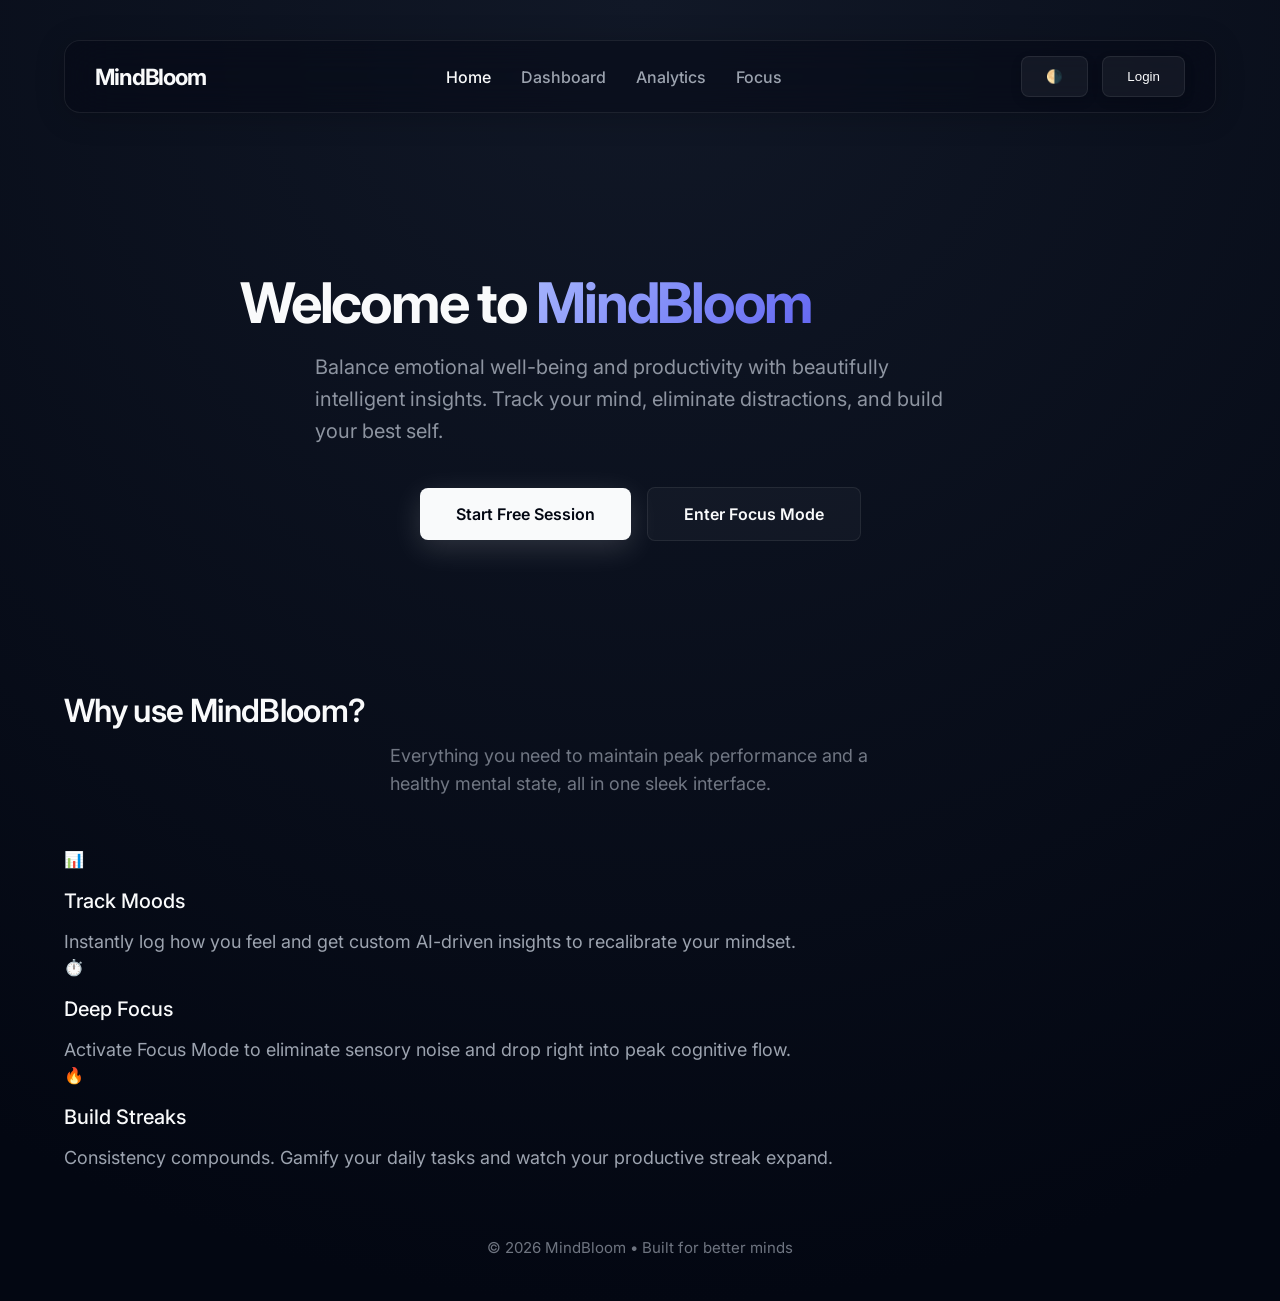
<file: index.html>
<!DOCTYPE html>
<html lang="en">

<head>
  <meta charset="UTF-8">
  <meta name="viewport" content="width=device-width, initial-scale=1.0">
  <title>MindBloom | Home</title>

  <link rel="stylesheet" href="styles.css">

  <link href="https://fonts.googleapis.com/css2?family=Inter:wght@300;400;600&display=swap" rel="stylesheet">
</head>

<body>

  <div class="container">

    <!-- NAVBAR -->
    <header class="navbar">
      <div class="logo">MindBloom</div>

      <nav class="nav-links">
        <a href="index.html" class="active" aria-current="page">Home</a>
        <a href="dashboard.html">Dashboard</a>
        <a href="analytics.html">Analytics</a>
        <a href="focus.html">Focus</a>
      </nav>

      <div>
      <button type="button" onclick="toggleTheme()" style="margin-right: 10px;">🌗</button>
      <button type="button" class="login-btn">Login</button>
    </div>
    </header>

    <main>

      <!-- HERO SECTION -->
    <section class="hero-section" style="max-width: 800px; margin: 0 auto; padding-top: 100px;">
      <h1>Welcome to <span>MindBloom</span></h1>

      <p style="font-size: 1.25rem; font-weight: 400; opacity: 0.9; max-width: 650px; margin: 0 auto 30px;">
        Balance emotional well-being and productivity with beautifully intelligent insights. 
        Track your mind, eliminate distractions, and build your best self.
      </p>

      <div class="hero-buttons">
        <a href="dashboard.html" class="cta-btn">Start Free Session</a>
        <a href="focus.html" class="cta-btn" style="background: rgba(255,255,255,0.03); color: var(--text-primary); border: 1px solid var(--glass-border); box-shadow: none;">Enter Focus Mode</a>
      </div>
    </section>

      <!-- FEATURES -->
    <section class="features-section" style="margin-top: 150px;">
      <h2>Why use MindBloom?</h2>
      <p style="opacity: 0.7; max-width: 500px; margin: 0 auto 50px;">Everything you need to maintain peak performance and a healthy mental state, all in one sleek interface.</p>

      <div class="features-grid">
        <div class="feature-card">
          <div class="feature-icon" style="margin-bottom: 20px;">📊</div>
          <h3>Track Moods</h3>
          <p>Instantly log how you feel and get custom AI-driven insights to recalibrate your mindset.</p>
        </div>

        <div class="feature-card">
          <div class="feature-icon" style="margin-bottom: 20px;">⏱️</div>
          <h3>Deep Focus</h3>
          <p>Activate Focus Mode to eliminate sensory noise and drop right into peak cognitive flow.</p>
        </div>

        <div class="feature-card">
          <div class="feature-icon" style="margin-bottom: 20px;">🔥</div>
          <h3>Build Streaks</h3>
          <p>Consistency compounds. Gamify your daily tasks and watch your productive streak expand.</p>
        </div>
      </div>
    </section>

    </main>

    <!-- FOOTER -->
    <footer class="center site-footer">
      <p><small>© 2026 MindBloom • Built for better minds</small></p>
    </footer>

  </div>

<script src="script.js"></script>

</body>

</html>
</file>
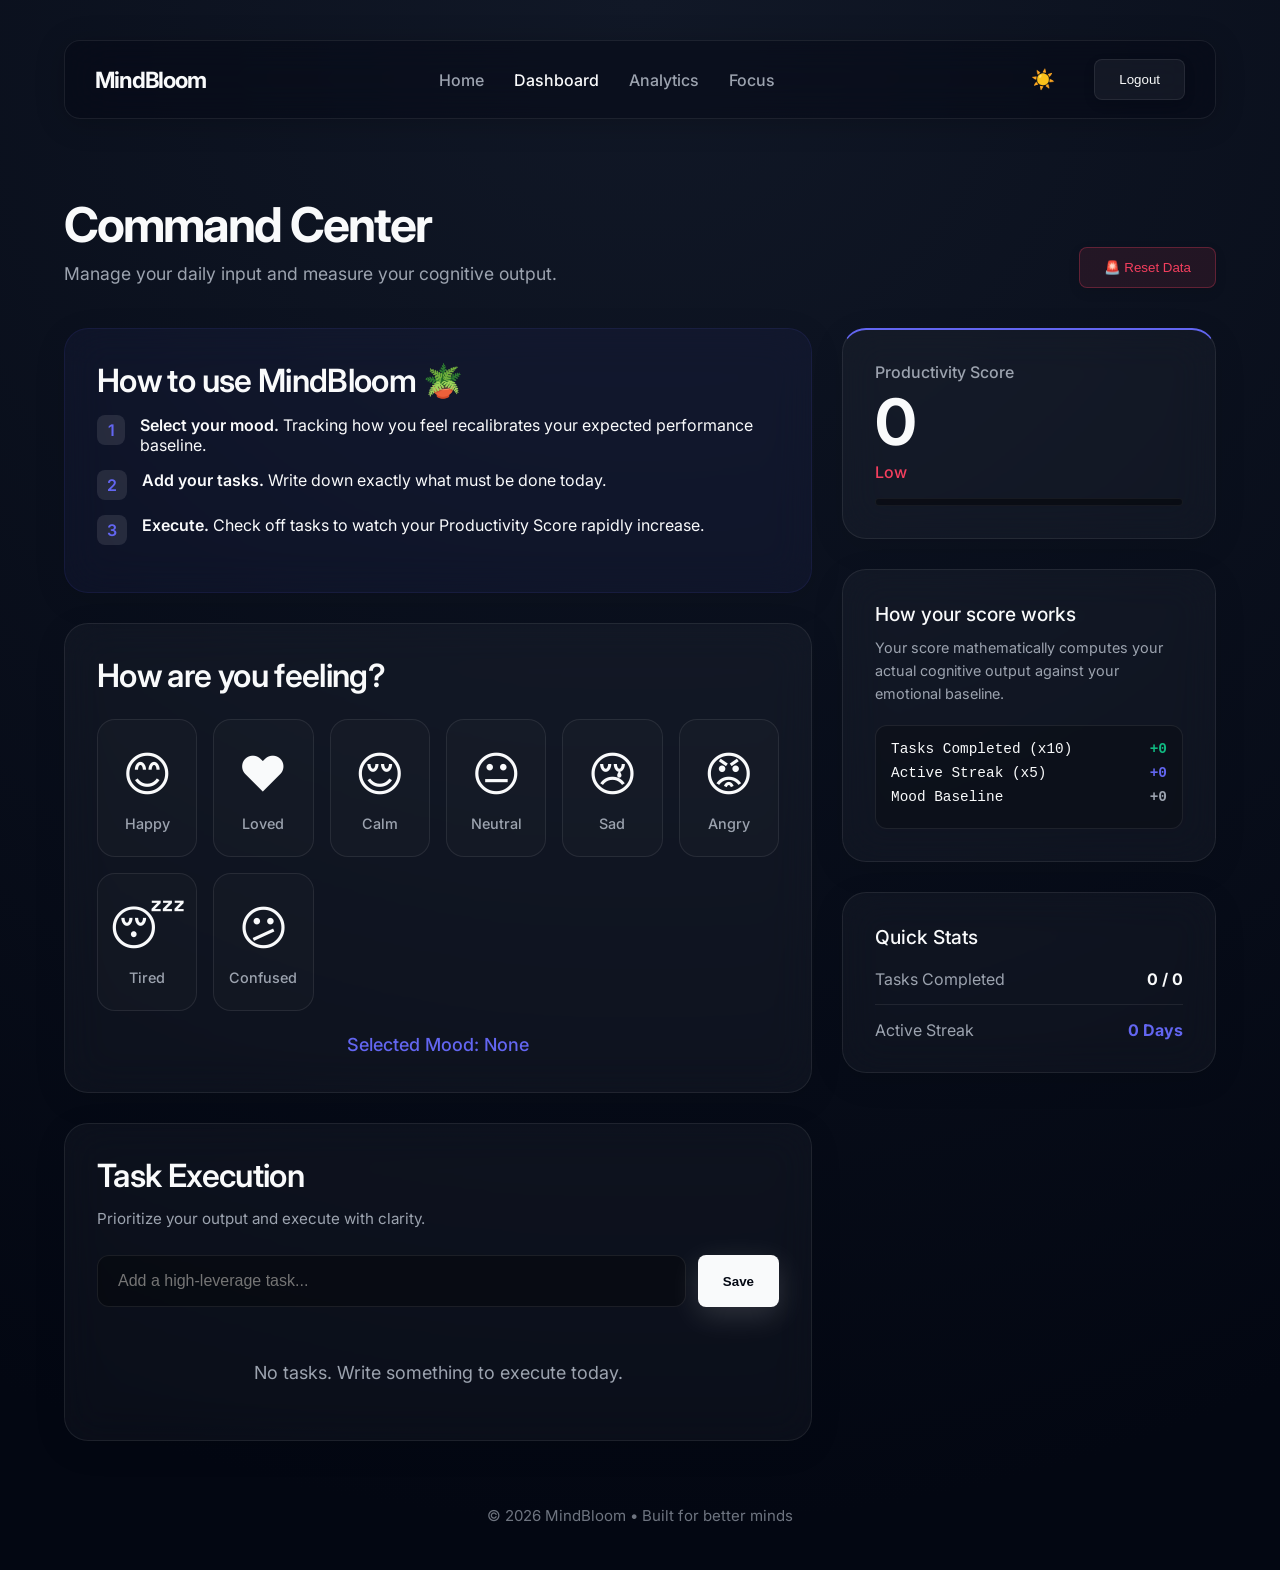
<file: dashboard.html>
<!DOCTYPE html>
<html lang="en">
<head>
  <meta charset="UTF-8">
  <meta name="viewport" content="width=device-width, initial-scale=1.0">
  <title>MindBloom | Dashboard</title>
  <link rel="stylesheet" href="styles.css">
  <link href="https://fonts.googleapis.com/css2?family=Inter:wght@300;400;500;600;700&display=swap" rel="stylesheet">
</head>
<body>

<div class="container">
  <!-- NAVBAR -->
  <header class="navbar">
    <div class="logo">MindBloom</div>
    <nav class="nav-links">
      <a href="index.html">Home</a>
      <a href="dashboard.html" class="active" aria-current="page">Dashboard</a>
      <a href="analytics.html">Analytics</a>
      <a href="focus.html">Focus</a>
    </nav>
    <div style="display: flex; align-items: center; gap: 15px;">
      <button type="button" class="theme-toggle" onclick="toggleTheme()" style="background:transparent; border:none; box-shadow:none; font-size:1.2rem;">🌗</button>
      <button type="button" class="btn">Logout</button>
    </div>
  </header>

  <main style="padding-top: 20px;">
    <section style="margin-bottom: 40px; text-align: left; display: flex; justify-content: space-between; align-items: flex-end;">
      <div>
        <h1 style="font-size: 3rem; margin-bottom: 8px;">Command Center</h1>
        <p style="font-size: 1.1rem; color: var(--text-secondary);">Manage your daily input and measure your cognitive output.</p>
      </div>
      <button class="btn reset-btn" onclick="resetData()">🚨 Reset Data</button>
    </section>

    <div class="dashboard-grid">
      <!-- LEFT COLUMN (Main Action) -->
      <div class="grid-left">
        
        <!-- Onboarding Guide -->
        <div class="card" style="margin-bottom: 30px; background: rgba(99, 102, 241, 0.05); border: 1px solid rgba(99, 102, 241, 0.1);">
          <h2>How to use MindBloom 🪴</h2>
          <ul class="guide-list">
            <li><span class="step-num">1</span> <div><span class="text-highlight">Select your mood.</span> Tracking how you feel recalibrates your expected performance baseline.</div></li>
            <li><span class="step-num">2</span> <div><span class="text-highlight">Add your tasks.</span> Write down exactly what must be done today.</div></li>
            <li><span class="step-num">3</span> <div><span class="text-highlight">Execute.</span> Check off tasks to watch your Productivity Score rapidly increase.</div></li>
          </ul>
        </div>
        
        <div class="card" style="margin-top:0;">
          <h2>How are you feeling?</h2>
          <div class="mood-selector">
            <div class="mood-btn" onclick="logMood('happy')"><span class="mood-emoji">😊</span><span class="mood-label">Happy</span></div>
            <div class="mood-btn" onclick="logMood('loved')"><span class="mood-emoji">❤️</span><span class="mood-label">Loved</span></div>
            <div class="mood-btn" onclick="logMood('calm')"><span class="mood-emoji">😌</span><span class="mood-label">Calm</span></div>
            <div class="mood-btn" onclick="logMood('neutral')"><span class="mood-emoji">😐</span><span class="mood-label">Neutral</span></div>
            <div class="mood-btn" onclick="logMood('sad')"><span class="mood-emoji">😢</span><span class="mood-label">Sad</span></div>
            <div class="mood-btn" onclick="logMood('angry')"><span class="mood-emoji">😡</span><span class="mood-label">Angry</span></div>
            <div class="mood-btn" onclick="logMood('tired')"><span class="mood-emoji">😴</span><span class="mood-label">Tired</span></div>
            <div class="mood-btn" onclick="logMood('confused')"><span class="mood-emoji">😕</span><span class="mood-label">Confused</span></div>
          </div>
          <p id="selectedMoodText" style="margin-top: 20px; font-weight: 500; color: var(--accent-secondary); text-align: center;">Selected Mood: None</p>
        </div>

        <div class="card" style="margin-top: 30px;">
          <h2>Task Execution</h2>
          <p class="text-muted">Prioritize your output and execute with clarity.</p>
          <div class="task-input">
            <input type="text" id="taskInput" placeholder="Add a high-leverage task..." onkeypress="if(event.key === 'Enter') addTask()">
            <button class="cta-btn" style="margin-top: 0; padding: 12px 24px;" onclick="addTask()">Save</button>
          </div>
          <ul id="taskList"></ul>
        </div>
      </div>

      <!-- RIGHT COLUMN (Insights) -->
      <div class="grid-right">
        <div class="card" style="margin-top:0; border-top: 2px solid var(--accent-secondary);">
          <h3 style="color: var(--text-secondary); font-size: 1rem; margin-bottom: 5px;">Productivity Score</h3>
          <h1 id="score-numeric" style="font-size: 4rem; color: var(--text-primary); margin-bottom: 5px;">0</h1>
          <h3 id="score-label" style="font-size: 1rem; color: #10b981;">Building Consistency</h3>
          <div class="progress-container">
            <div id="score-progress-fill" class="progress-fill"></div>
          </div>
        </div>
        
        <div class="card" style="margin-top: 30px;">
          <h3 style="font-size: 1.2rem; margin-bottom: 10px;">How your score works</h3>
          <p class="text-muted" style="font-size: 0.9rem;">Your score mathematically computes your actual cognitive output against your emotional baseline.</p>
          
          <div class="score-breakdown">
            <div class="score-row"><span>Tasks Completed (x10)</span> <strong id="breakdown-tasks" style="color: #10b981;">+0</strong></div>
            <div class="score-row"><span>Active Streak (x5)</span> <strong id="breakdown-streak" style="color: #6366f1;">+0</strong></div>
            <div class="score-row"><span>Mood Baseline</span> <strong id="breakdown-mood" style="color: var(--text-secondary);">+0</strong></div>
          </div>
        </div>

        <div class="card" style="margin-top: 30px;">
          <h3 style="font-size: 1.2rem; margin-bottom: 20px;">Quick Stats</h3>
          <div style="display: flex; justify-content: space-between; margin-bottom: 15px; padding-bottom: 15px; border-bottom: 1px solid var(--glass-border);">
            <span style="color: var(--text-secondary);">Tasks Completed</span>
            <strong id="stats-tasks">0 / 0</strong>
          </div>
          <div style="display: flex; justify-content: space-between;">
            <span style="color: var(--text-secondary);">Active Streak</span>
            <strong id="stats-streak" style="color: var(--accent-secondary);">0 Days</strong>
          </div>
        </div>
        
      </div>
    </div>
  </main>

  <footer class="center site-footer">
    <p><small>© 2026 MindBloom • Built for better minds</small></p>
  </footer>

</div>

<script src="script.js"></script>
</body>
</html>
</file>
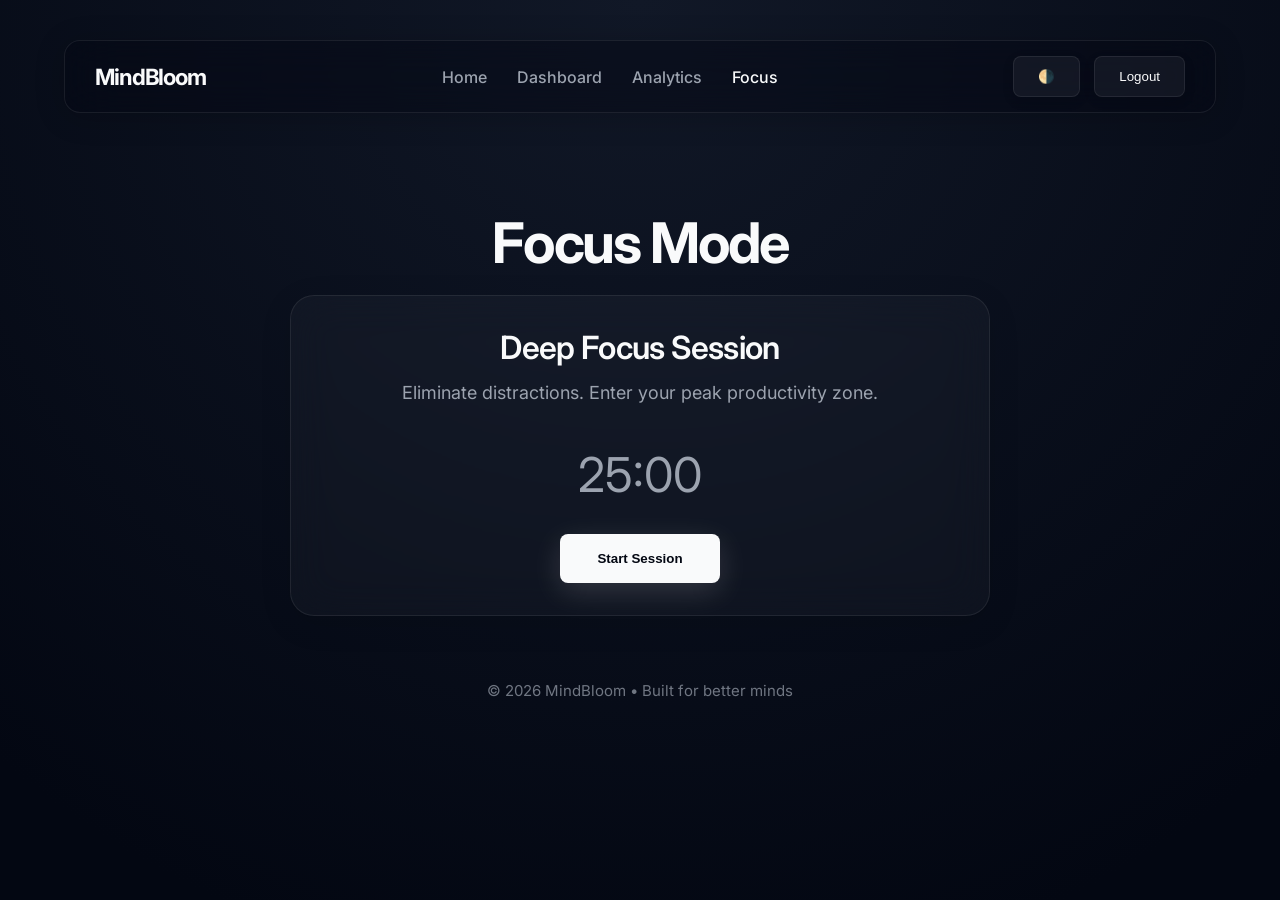
<file: focus.html>
<!DOCTYPE html>
<html lang="en">
<head>
  <meta charset="UTF-8">
  <meta name="viewport" content="width=device-width, initial-scale=1.0">
  <title>MindBloom | Focus</title>

  <link rel="stylesheet" href="styles.css">
  <link href="https://fonts.googleapis.com/css2?family=Inter:wght@300;400;600&display=swap" rel="stylesheet">
</head>

<body>

<div class="container">

  <!-- NAVBAR -->
  <header class="navbar">
    <div class="logo">MindBloom</div>

    <nav class="nav-links">
      <a href="index.html">Home</a>
      <a href="dashboard.html">Dashboard</a>
      <a href="analytics.html">Analytics</a>
      <a href="focus.html" class="active" aria-current="page">Focus</a>
    </nav>

    <div>
      <button type="button" onclick="toggleTheme()" style="margin-right: 10px;">🌗</button>
      <button type="button" class="logout-btn">Logout</button>
    </div>
  </header>

  <main style="max-width: 700px; margin: 0 auto; padding-top: 40px;">

    <!-- TITLE -->
    <section style="text-align: center; margin-bottom: 20px;">
      <h1>Focus Mode</h1>
    </section>

    <!-- FOCUS CARD -->
    <section class="card center">

      <h2>Deep Focus Session</h2>

      <p style="color: var(--text-secondary); margin-bottom: 30px;">
        Eliminate distractions. Enter your peak productivity zone.
      </p>

      <p id="timer" style="font-size: 3rem; margin: 20px 0;">25:00</p>

      <button type="button" onclick="startTimer()" class="cta-btn">Start Session</button>

    </section>

  </main>

  <!-- FOOTER -->
  <footer class="center site-footer">
    <p><small>© 2026 MindBloom • Built for better minds</small></p>
  </footer>

</div>

<script src="script.js"></script>

</body>
</html>
</file>
<file: styles.css>
:root {
  --bg-gradient-start: #111827;
  --bg-gradient-end: #030712;
  --text-primary: #f9fafb;
  --text-secondary: #9ca3af;
  
  --accent-primary: #ffffff;
  --accent-hover: #f3f4f6;
  --accent-secondary: #6366f1;
  
  --nav-bg: rgba(3, 7, 18, 0.4);
  --glass-bg: rgba(255, 255, 255, 0.03);
  --glass-border: rgba(255, 255, 255, 0.08);
}

* { margin: 0; padding: 0; box-sizing: border-box; }

body {
  background: radial-gradient(circle at top center, var(--bg-gradient-start) 0%, var(--bg-gradient-end) 90%);
  min-height: 100vh;
  color: var(--text-primary);
  font-family: 'Inter', system-ui, sans-serif;
  transition: background 0.4s ease, color 0.4s ease;
}

.container { width: 90%; max-width: 1200px; margin: auto; padding: 40px 0; }

/* NAVBAR */
.navbar {
  display: flex; justify-content: space-between; align-items: center;
  padding: 15px 30px;
  background: var(--nav-bg);
  border-radius: 16px; margin-bottom: 60px;
  backdrop-filter: blur(24px); -webkit-backdrop-filter: blur(24px);
  border: 1px solid var(--glass-border);
  box-shadow: 0 4px 30px rgba(0, 0, 0, 0.2);
  position: sticky; top: 20px; z-index: 100;
}
.logo { font-size: 1.4rem; font-weight: 700; letter-spacing: -0.05em; }
.nav-links { display: flex; align-items: center; gap: 30px; }
.nav-links a {
  text-decoration: none; color: var(--text-secondary);
  font-weight: 500; transition: all 0.3s ease;
}
.nav-links a:hover, .nav-links a.active { color: var(--text-primary); }

/* BUTTONS */
button, .btn {
  padding: 12px 24px; border: 1px solid var(--glass-border);
  border-radius: 8px; background: rgba(255, 255, 255, 0.05);
  color: var(--text-primary); font-weight: 500; cursor: pointer;
  transition: all 0.2s cubic-bezier(0.4, 0, 0.2, 1);
  box-shadow: 0 4px 12px rgba(0, 0, 0, 0.1);
}
button:hover, .btn:hover {
  background: rgba(255, 255, 255, 0.1); border-color: rgba(255, 255, 255, 0.15);
  transform: translateY(-2px); box-shadow: 0 6px 16px rgba(0, 0, 0, 0.25);
}
button:active { transform: translateY(0); }

.cta-btn {
  display: inline-flex; align-items: center; justify-content: center;
  padding: 16px 36px; background: var(--text-primary);
  color: #030712; border-radius: 8px; text-decoration: none;
  font-weight: 600; box-shadow: 0 8px 30px rgba(255,255,255,0.15);
  transition: all 0.3s cubic-bezier(0.4, 0, 0.2, 1);
}
.cta-btn:hover { transform: translateY(-4px); background: #ffffff; box-shadow: 0 16px 40px rgba(255,255,255,0.25); }

.reset-btn {
  background: rgba(244, 63, 94, 0.1);
  color: #f43f5e;
  border-color: rgba(244, 63, 94, 0.3);
}
.reset-btn:hover {
  background: rgba(244, 63, 94, 0.2);
  color: white;
}

/* GRID & CARDS */
.dashboard-grid {
  display: grid; grid-template-columns: 2fr 1fr; gap: 30px; align-items: start;
}
@media(max-width:900px) { .dashboard-grid { grid-template-columns: 1fr; } }

.analytics-grid {
  display: grid; grid-template-columns: 1fr 1fr; gap: 30px; margin-bottom: 50px;
}
@media(max-width:800px) { .analytics-grid { grid-template-columns: 1fr; } }

.card {
  background: var(--glass-bg); border: 1px solid var(--glass-border);
  border-radius: 24px; padding: 32px; backdrop-filter: blur(20px);
  -webkit-backdrop-filter: blur(20px);
  box-shadow: 0 8px 32px rgba(0, 0, 0, 0.1); transition: all 0.4s cubic-bezier(0.4, 0, 0.2, 1);
}
.card:hover { transform: translateY(-4px); box-shadow: 0 12px 48px rgba(0, 0, 0, 0.2); border-color: rgba(255, 255, 255, 0.12); }

/* MOOD SYSTEM */
.mood-selector {
  display: grid; grid-template-columns: repeat(auto-fit, minmax(100px, 1fr)); gap: 16px; margin-top: 24px;
}
.mood-btn {
  background: rgba(255,255,255,0.02); border: 1px solid var(--glass-border);
  border-radius: 18px; padding: 24px 10px; cursor: pointer;
  display: flex; flex-direction: column; align-items: center; gap: 12px;
  transition: all 0.3s cubic-bezier(0.4, 0, 0.2, 1);
}
.mood-btn:hover {
  background: rgba(255,255,255,0.06); transform: translateY(-4px);
  border-color: var(--accent-secondary); box-shadow: 0 8px 24px rgba(99, 102, 241, 0.2);
}
.mood-emoji { font-size: 3rem; }
.mood-label { font-size: 0.9rem; font-weight: 500; color: var(--text-secondary); }

/* TASKS */
.task-input { display: flex; gap: 12px; margin: 24px 0 32px; }
.task-input input {
  flex: 1; padding: 16px 20px; background: rgba(0,0,0,0.3); border: 1px solid var(--glass-border);
  border-radius: 12px; color: #fff; font-size: 1rem; transition: 0.3s;
}
.task-input input:focus { outline: none; border-color: var(--accent-secondary); box-shadow: 0 0 0 2px rgba(99, 102, 241, 0.3); }
#taskList { list-style: none; padding: 0; }
#taskList li {
  display: flex; justify-content: space-between; align-items: center;
  padding: 16px 20px; background: rgba(255,255,255,0.02);
  border: 1px solid rgba(255,255,255,0.04); border-radius: 12px;
  margin-bottom: 12px; transition: 0.3s;
}
#taskList li:hover { background: rgba(255,255,255,0.05); transform: translateX(4px); }
#taskList li.task-done { opacity: 0.5; border-color: transparent; }
#taskList li.task-done .task-text { text-decoration: line-through; color: var(--text-secondary); }
.task-text { font-size: 1.1rem; cursor: pointer; flex: 1; user-select: none; }
.task-actions { display: flex; gap: 8px; }
.btn-icon { padding: 8px; background: transparent; border: none; font-size: 1.2rem; display:flex; align-items:center; box-shadow: none; border-radius: 8px; }
.btn-icon:hover { transform: scale(1.1); background: rgba(255,255,255,0.1); }

/* PROGRESS BAR */
.progress-container {
  width: 100%; height: 8px; background: rgba(0,0,0,0.4);
  border-radius: 8px; margin-top: 16px; overflow: hidden;
  border: 1px solid rgba(255,255,255,0.05);
}
.progress-fill {
  height: 100%; border-radius: 8px; background: var(--accent-secondary);
  transition: all 1.2s cubic-bezier(0.4, 0, 0.2, 1); width: 0%;
}

/* TYPOGRAPHY */
h1 { font-size: 3.5rem; letter-spacing: -0.04em; font-weight: 700; line-height: 1.1; margin-bottom: 16px; }
h2 { font-size: 2rem; letter-spacing: -0.02em; font-weight: 600; margin-bottom: 12px; }
h3 { font-size: 1.25rem; font-weight: 500; color: var(--text-primary); margin-bottom: 15px; }
p { font-size: 1.125rem; line-height: 1.6; color: var(--text-secondary); }

.text-muted { color: var(--text-secondary); font-size: 0.95rem; }
.text-highlight { color: var(--text-primary); font-weight: 600; }

.hero-section span {
  background: linear-gradient(135deg, #a5b4fc 0%, #818cf8 50%, #6366f1 100%);
  -webkit-background-clip: text; background-clip: text;
  -webkit-text-fill-color: transparent; display: inline-block;
}
.hero-buttons { display: flex; gap: 16px; justify-content: center; align-items: center; margin-top: 40px; }

/* USER FEEDBACK & LISTS */
.guide-list { list-style: none; margin-top: 15px; }
.guide-list li { margin-bottom: 15px; display: flex; align-items: flex-start; gap: 15px; }
.guide-list li .step-num { 
  background: rgba(255,255,255,0.1); width: 30px; height: 30px; 
  display: flex; align-items: center; justify-content: center; 
  border-radius: 8px; font-weight: 600; color: var(--accent-secondary);
}

.score-breakdown {
  margin-top: 20px; background: rgba(0,0,0,0.2); 
  padding: 15px; border-radius: 12px; border: 1px solid var(--glass-border);
}
.score-row {
  display: flex; justify-content: space-between; margin-bottom: 8px; font-family: monospace; font-size: 0.9rem;
}

/* TOAST NOTIFICATION */
.toast-container {
  position: fixed; bottom: 30px; right: 30px;
  display: flex; flex-direction: column; gap: 10px; z-index: 1000; pointer-events: none;
}
.toast {
  background: var(--text-primary); color: #030712; padding: 16px 24px;
  border-radius: 12px; font-weight: 600; font-size: 1.05rem;
  box-shadow: 0 8px 30px rgba(0,0,0,0.3); pointer-events: auto;
  display: flex; align-items: center; gap: 10px;
  animation: slideIn 0.3s cubic-bezier(0.4, 0, 0.2, 1) forwards;
}
@keyframes slideIn { from { opacity: 0; transform: translateX(100%); } to { opacity: 1; transform: translateX(0); } }
.toast.fadeOut { animation: slideOut 0.3s cubic-bezier(0.4, 0, 0.2, 1) forwards; }
@keyframes slideOut { to { opacity: 0; transform: translateX(100%); } }

canvas { max-height: 100%; max-width: 100%; }

/* LIGHT THEME */
.light {
  --bg-gradient-start: #f8fafc; --bg-gradient-end: #e2e8f0;
  --text-primary: #0f172a; --text-secondary: #475569;
  --nav-bg: rgba(255,255,255,0.7); --glass-bg: rgba(255,255,255,0.8);
  --glass-border: rgba(0,0,0,0.05);
  --accent-primary: #1e293b;
}

.center { text-align: center; }
.site-footer { margin-top: 60px; opacity: 0.7; }

/* ================= MOBILE FIX ================= */
@media (max-width: 768px) {

  .container {
    width: 92%;
    padding: 20px 0;
  }

  .navbar {
    flex-direction: column;
    align-items: flex-start;
    gap: 12px;
    padding: 15px;
  }

  .nav-links {
    flex-wrap: wrap;
    gap: 12px;
  }

  .dashboard-grid,
  .analytics-grid {
    grid-template-columns: 1fr !important;
    gap: 20px;
  }

  .card {
    padding: 20px;
    border-radius: 18px;
  }

  h1 { font-size: 2rem; }
  h2 { font-size: 1.4rem; }
  h3 { font-size: 1.1rem; }
  p { font-size: 0.95rem; }

  button, .btn, .cta-btn {
    width: 100%;
  }

  .hero-buttons {
    flex-direction: column;
  }

  .task-input {
    flex-direction: column;
  }

  .mood-selector {
    grid-template-columns: repeat(auto-fit, minmax(80px, 1fr));
  }

  .mood-emoji {
    font-size: 2rem;
  }

  .toast-container {
    right: 10px;
    left: 10px;
  }

  .toast {
    width: 100%;
    justify-content: center;
  }

  body {
    overflow-x: hidden;
  }
}
</file>
